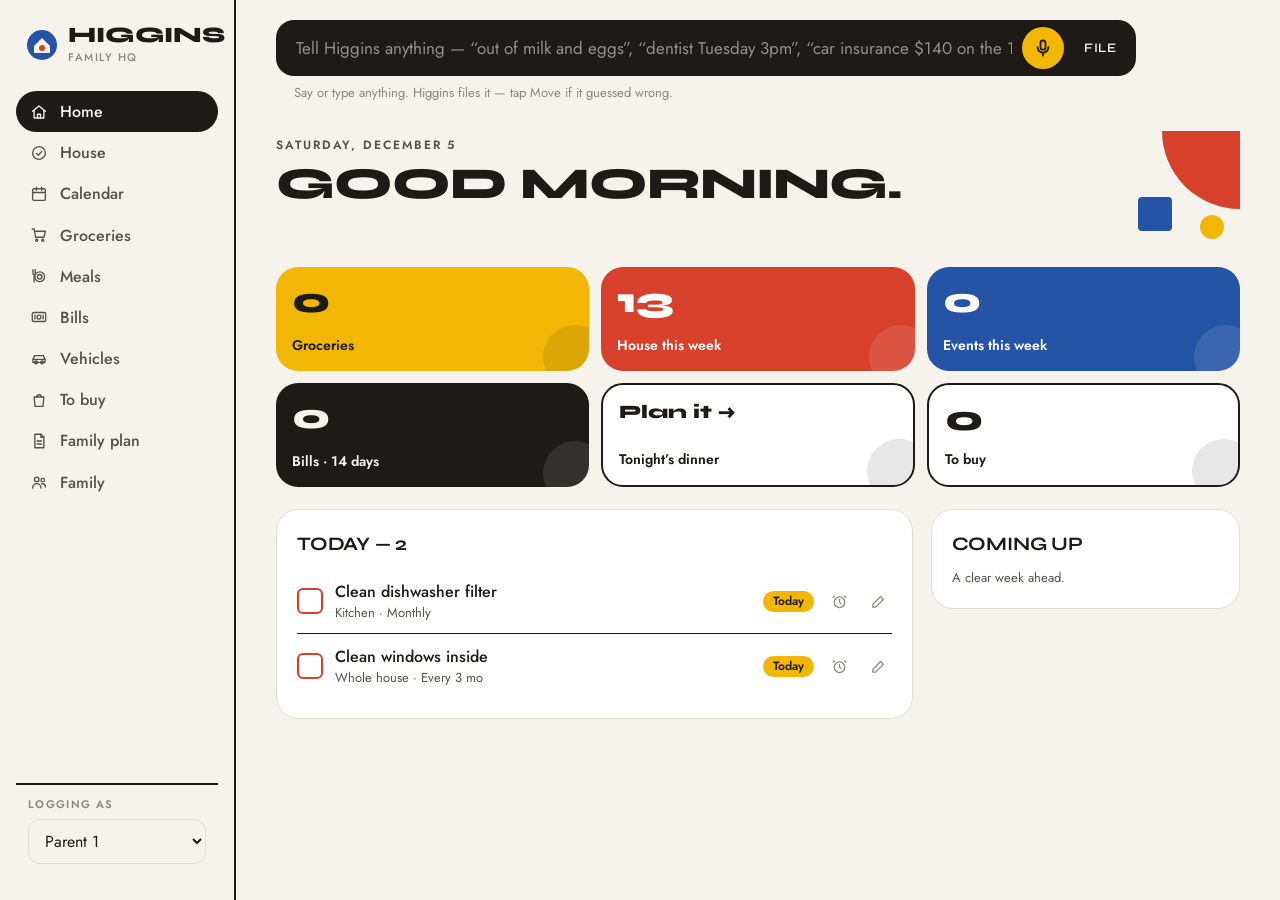
<file: index.html>
<!doctype html>
<html lang="en">
<head>
  <meta charset="utf-8">
  <meta name="viewport" content="width=device-width, initial-scale=1, viewport-fit=cover">
  <meta name="theme-color" content="#F6F3EC">
  <meta name="apple-mobile-web-app-capable" content="yes">
  <meta name="mobile-web-app-capable" content="yes">
  <meta name="apple-mobile-web-app-status-bar-style" content="default">
  <meta name="apple-mobile-web-app-title" content="Higgins">
  <link rel="manifest" href="manifest.webmanifest">
  <link rel="apple-touch-icon" href="icons/icon-180.png">
  <link rel="icon" type="image/png" href="icons/favicon-32.png">
  <title>Higgins</title>
  <link rel="preconnect" href="https://fonts.googleapis.com">
  <link rel="preconnect" href="https://fonts.gstatic.com" crossorigin>
  <link href="https://fonts.googleapis.com/css2?family=Jost:wght@400;500;600&family=Syne:wght@700;800&display=swap" rel="stylesheet">
  <link rel="stylesheet" href="styles.css">
</head>
<body>
  <div class="shell">
    <aside class="sidebar">
      <div class="brand">
        <svg class="brand-mark" viewBox="0 0 32 32" aria-hidden="true">
          <circle cx="16" cy="16" r="15" fill="var(--blue)"/>
          <path d="M8 17 16 9l8 8v7H8z" fill="var(--bg)"/>
          <circle cx="16" cy="19" r="3" fill="var(--red)"/>
        </svg>
        <div><div class="brand-name">Higgins</div><div class="brand-sub" id="familyName"></div></div>
      </div>
      <nav class="nav" id="nav"></nav>
      <div class="whoami">
        <label for="who">Logging as</label>
        <select id="who"></select>
      </div>
    </aside>
    <main class="main">
      <div class="topbar">
        <form class="capture" id="captureForm" autocomplete="off">
          <input id="captureInput" enterkeyhint="done" placeholder="Tell Higgins anything — “out of milk and eggs”, “dentist Tuesday 3pm”, “car insurance $140 on the 15th”">
          <button type="button" class="mic" id="micBtn" title="Speak"></button>
          <button class="send">File</button>
        </form>
        <div class="capture-hint" id="captureHint">Say or type anything. Higgins files it — tap Move if it guessed wrong.</div>
        <div class="receipts" id="receipts"></div>
      </div>
      <div id="view"></div>
    </main>
  </div>
  <nav class="tabbar" id="tabbar"></nav>
  <dialog id="modal"></dialog>
  <div class="toast" id="toast"></div>
  <script src="app.js"></script>
</body>
</html>
</file>
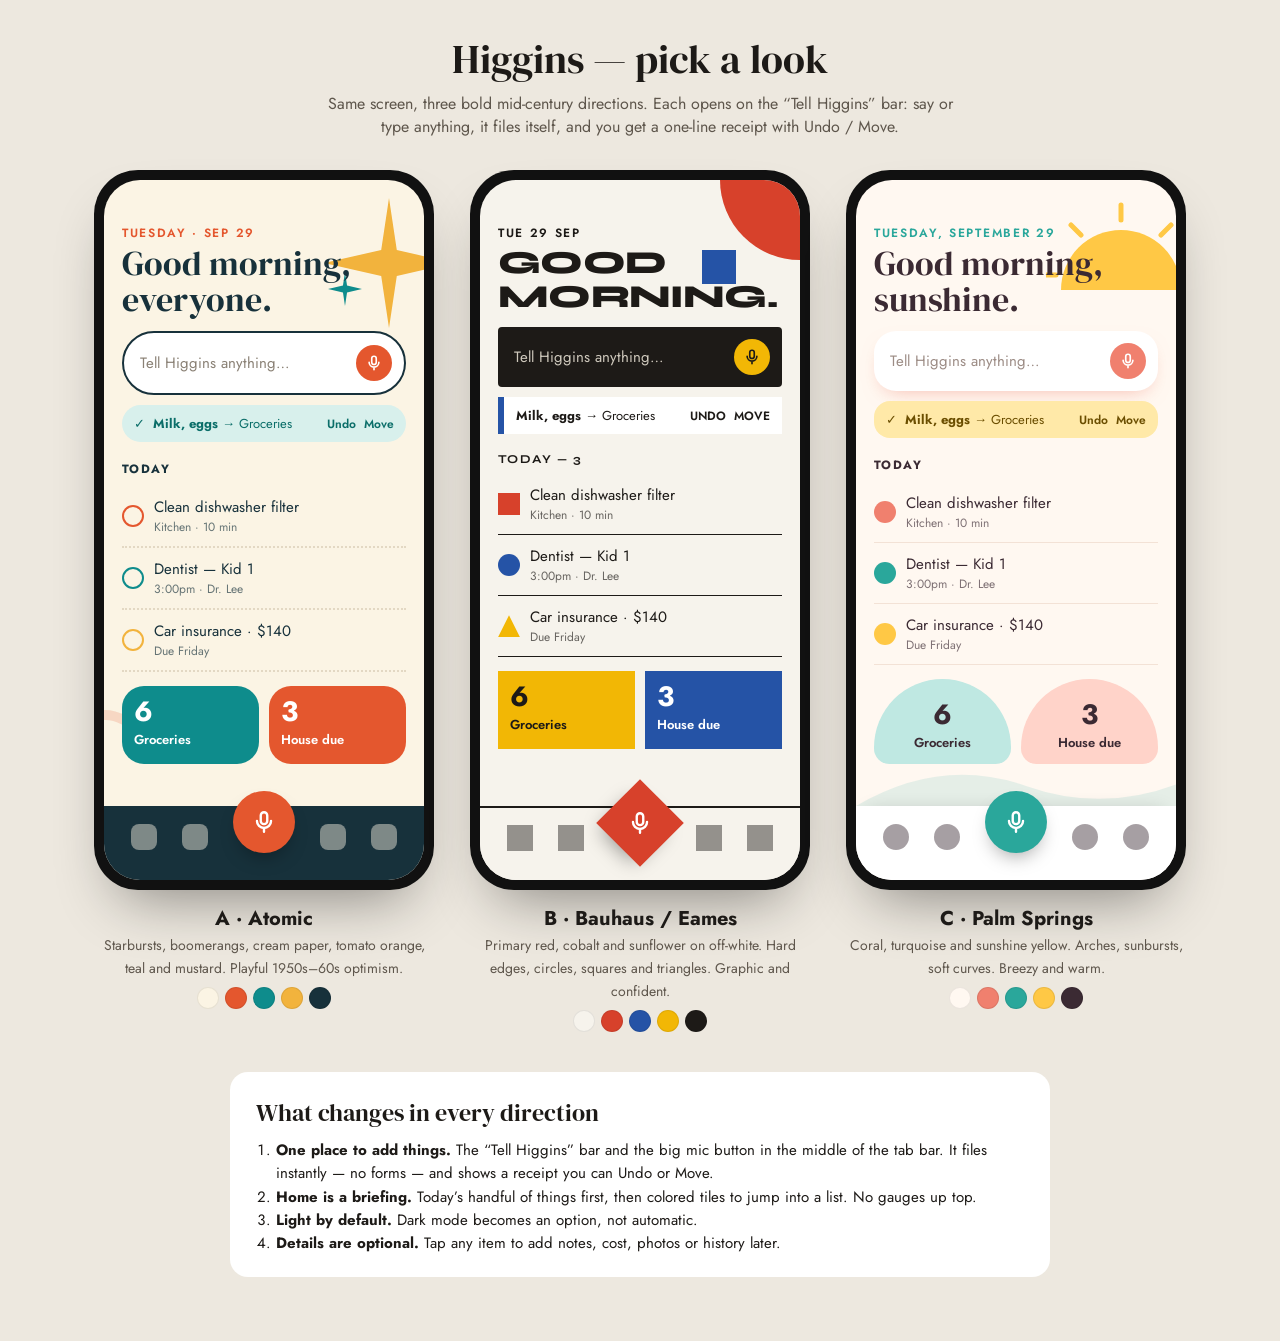
<file: mockups/directions.html>
<!doctype html>
<html lang="en">
<head>
<meta charset="utf-8">
<meta name="viewport" content="width=device-width, initial-scale=1">
<title>Higgins · Look directions</title>
<link href="https://fonts.googleapis.com/css2?family=Jost:wght@400;500;600;700&family=DM+Serif+Display&family=Syne:wght@600;700;800&display=swap" rel="stylesheet">
<style>
  * { box-sizing: border-box; }
  body { margin: 0; background: #EDE8DF; font-family: Jost, sans-serif; color: #1D1A17; padding: 32px 16px 64px; }
  h1 { font-family: "DM Serif Display", serif; font-weight: 400; font-size: 40px; margin: 0 0 6px; text-align: center; }
  .intro { text-align: center; color: #5E564C; max-width: 640px; margin: 0 auto 32px; }
  .row { display: flex; gap: 36px; justify-content: center; flex-wrap: wrap; }
  .col { display: flex; flex-direction: column; align-items: center; gap: 14px; }
  .label { text-align: center; max-width: 340px; }
  .label b { font-size: 20px; display: block; }
  .label span { color: #5E564C; font-size: 14px; }
  .swatches { display: flex; gap: 6px; justify-content: center; margin-top: 8px; }
  .swatches i { width: 22px; height: 22px; border-radius: 50%; display: block; border: 1px solid rgba(0,0,0,.08); }

  .phone { width: 340px; height: 720px; border-radius: 44px; background: #111; padding: 10px; box-shadow: 0 30px 60px -25px rgba(0,0,0,.45); }
  .screen { width: 100%; height: 100%; border-radius: 36px; overflow: hidden; position: relative; display: flex; flex-direction: column; }
  .scroll { flex: 1; overflow: hidden; padding: 44px 18px 0; position: relative; }
  .tabbar { height: 74px; display: flex; align-items: center; justify-content: space-around; padding: 0 14px 12px; position: relative; }
  .tabbar .t { width: 26px; height: 26px; border-radius: 8px; opacity: .45; }
  .fab { width: 62px; height: 62px; border-radius: 50%; display: grid; place-items: center; margin-top: -30px; box-shadow: 0 10px 20px -8px rgba(0,0,0,.4); }
  .fab svg { width: 26px; height: 26px; fill: none; stroke: #fff; stroke-width: 2.2; stroke-linecap: round; }
  .deco { position: absolute; pointer-events: none; }

  /* shared bits */
  .date { font-size: 12px; letter-spacing: .14em; text-transform: uppercase; font-weight: 600; }
  .greet { margin: 4px 0 14px; line-height: 1.05; }
  .ask { display: flex; align-items: center; gap: 10px; padding: 12px 12px 12px 16px; font-size: 15px; }
  .ask .mic { width: 36px; height: 36px; border-radius: 50%; display: grid; place-items: center; flex: none; }
  .ask .mic svg { width: 18px; height: 18px; fill: none; stroke: #fff; stroke-width: 2.2; stroke-linecap: round; }
  .filed { display: flex; align-items: center; gap: 8px; font-size: 13px; padding: 9px 12px; margin-top: 10px; }
  .filed .grow { flex: 1; }
  .filed u { text-decoration: none; font-weight: 600; font-size: 12px; }
  .sec { font-size: 12px; letter-spacing: .12em; text-transform: uppercase; font-weight: 700; margin: 18px 0 8px; }
  .item { display: flex; align-items: center; gap: 10px; padding: 10px 0; font-size: 15px; }
  .item .c { width: 22px; height: 22px; border-radius: 50%; flex: none; }
  .item .m { font-size: 12px; opacity: .65; }
  .item .grow { flex: 1; }
  .tiles { display: grid; grid-template-columns: 1fr 1fr; gap: 10px; margin-top: 4px; }
  .tile { padding: 12px; min-height: 78px; position: relative; overflow: hidden; }
  .tile .n { font-size: 28px; font-weight: 700; line-height: 1; }
  .tile .l { font-size: 13px; font-weight: 600; margin-top: 4px; }

  /* A — Atomic */
  .a .screen { background: #FBF4E4; }
  .a .date { color: #E4572E; }
  .a .greet { font-family: "DM Serif Display", serif; font-size: 34px; color: #17313B; }
  .a .ask { background: #fff; border: 2.5px solid #17313B; border-radius: 99px; color: #8A8175; }
  .a .ask .mic { background: #E4572E; }
  .a .filed { background: #D8F0EC; border-radius: 99px; color: #0B6E69; }
  .a .sec { color: #17313B; }
  .a .item { border-bottom: 2px dotted #E3D8C3; color: #17313B; }
  .a .tile { border-radius: 22px; color: #fff; }
  .a .fab { background: #E4572E; }
  .a .tabbar { background: #17313B; }
  .a .tabbar .t { background: #FBF4E4; }

  /* B — Bauhaus / Eames */
  .b .screen { background: #F6F3EC; }
  .b .date { color: #1D1A17; }
  .b .greet { font-family: Syne, sans-serif; font-weight: 800; font-size: 32px; letter-spacing: -.02em; }
  .b .ask { background: #1D1A17; color: #CFC9BD; border-radius: 4px; }
  .b .ask .mic { background: #F2B705; }
  .b .ask .mic svg { stroke: #1D1A17; }
  .b .filed { background: #fff; border-left: 6px solid #2553A6; color: #1D1A17; }
  .b .sec { font-family: Syne, sans-serif; }
  .b .item { border-bottom: 1.5px solid #1D1A17; }
  .b .item .c { border-radius: 0; }
  .b .tile { color: #1D1A17; border-radius: 0; }
  .b .fab { background: #D7412B; border-radius: 0; transform: rotate(45deg); }
  .b .fab svg { transform: rotate(-45deg); }
  .b .tabbar { background: #F6F3EC; border-top: 2px solid #1D1A17; }
  .b .tabbar .t { background: #1D1A17; border-radius: 0; }

  /* C — Palm Springs */
  .c .screen { background: #FFF8F1; }
  .c .date { color: #2AA79B; }
  .c .greet { font-family: "DM Serif Display", serif; font-size: 34px; color: #3B2A33; }
  .c .ask { background: #fff; border-radius: 22px; color: #9C8C85; box-shadow: 0 8px 20px -10px rgba(240,128,110,.6); }
  .c .ask .mic { background: #F0806E; }
  .c .filed { background: #FFE9A8; border-radius: 16px; color: #6B4E00; }
  .c .sec { color: #3B2A33; }
  .c .item { border-bottom: 1.5px solid #F3E2D6; color: #3B2A33; }
  .c .tile { color: #3B2A33; border-radius: 80px 80px 18px 18px; padding-top: 22px; text-align: center; }
  .c .fab { background: #2AA79B; }
  .c .tabbar { background: #fff; box-shadow: 0 -6px 20px -12px rgba(0,0,0,.2); }
  .c .tabbar .t { background: #3B2A33; border-radius: 50%; }

  .notes { max-width: 820px; margin: 40px auto 0; background: #fff; border-radius: 18px; padding: 22px 26px; font-size: 15px; line-height: 1.55; }
  .notes h2 { font-family: "DM Serif Display", serif; font-weight: 400; margin: 0 0 8px; font-size: 24px; }
  .notes ol { padding-left: 20px; margin: 0; }
</style>
</head>
<body>
<h1>Higgins — pick a look</h1>
<p class="intro">Same screen, three bold mid-century directions. Each opens on the “Tell Higgins” bar: say or type anything, it files itself, and you get a one-line receipt with Undo / Move.</p>

<svg width="0" height="0" style="position:absolute"><defs>
  <symbol id="mic" viewBox="0 0 24 24"><rect x="9" y="3" width="6" height="11" rx="3"/><path d="M5.5 11a6.5 6.5 0 0 0 13 0M12 17.5V21"/></symbol>
  <symbol id="star" viewBox="0 0 100 100"><path d="M50 0 56 40 100 50 56 60 50 100 44 60 0 50 44 40Z"/></symbol>
</defs></svg>

<div class="row">

<!-- A: ATOMIC -->
<div class="col a">
  <div class="phone"><div class="screen">
    <svg class="deco" style="right:-30px;top:18px" width="130" height="130" viewBox="0 0 100 100"><use href="#star" fill="#F2B33D"/></svg>
    <svg class="deco" style="right:62px;top:92px" width="34" height="34" viewBox="0 0 100 100"><use href="#star" fill="#0E8C8C"/></svg>
    <svg class="deco" style="left:-40px;bottom:120px" width="120" height="60" viewBox="0 0 120 60"><path d="M0 60 Q20 0 60 20 Q100 40 120 0" stroke="#E4572E" stroke-width="10" fill="none" stroke-linecap="round" opacity=".18"/></svg>
    <div class="scroll">
      <div class="date">Tuesday · Sep 29</div>
      <div class="greet">Good morning,<br>everyone.</div>
      <div class="ask"><span style="flex:1">Tell Higgins anything…</span><span class="mic"><svg><use href="#mic"/></svg></span></div>
      <div class="filed">✓ <span class="grow"><b>Milk, eggs</b> → Groceries</span><u>Undo</u><u>Move</u></div>
      <div class="sec">Today</div>
      <div class="item"><span class="c" style="border:2.5px solid #E4572E"></span><span class="grow">Clean dishwasher filter<div class="m">Kitchen · 10 min</div></span></div>
      <div class="item"><span class="c" style="border:2.5px solid #0E8C8C"></span><span class="grow">Dentist — Kid 1<div class="m">3:00pm · Dr. Lee</div></span></div>
      <div class="item"><span class="c" style="border:2.5px solid #F2B33D"></span><span class="grow">Car insurance · $140<div class="m">Due Friday</div></span></div>
      <div class="tiles" style="margin-top:14px">
        <div class="tile" style="background:#0E8C8C"><div class="n">6</div><div class="l">Groceries</div></div>
        <div class="tile" style="background:#E4572E"><div class="n">3</div><div class="l">House due</div></div>
      </div>
    </div>
    <div class="tabbar"><span class="t"></span><span class="t"></span><span class="fab"><svg><use href="#mic"/></svg></span><span class="t"></span><span class="t"></span></div>
  </div></div>
  <div class="label"><b>A · Atomic</b><span>Starbursts, boomerangs, cream paper, tomato orange, teal and mustard. Playful 1950s–60s optimism.</span>
    <div class="swatches"><i style="background:#FBF4E4"></i><i style="background:#E4572E"></i><i style="background:#0E8C8C"></i><i style="background:#F2B33D"></i><i style="background:#17313B"></i></div></div>
</div>

<!-- B: BAUHAUS / EAMES -->
<div class="col b">
  <div class="phone"><div class="screen">
    <svg class="deco" style="right:0;top:0" width="120" height="120" viewBox="0 0 120 120"><circle cx="120" cy="0" r="80" fill="#D7412B"/><rect x="22" y="70" width="34" height="34" fill="#2553A6"/></svg>
    <div class="scroll">
      <div class="date">Tue 29 Sep</div>
      <div class="greet">GOOD<br>MORNING.</div>
      <div class="ask"><span style="flex:1">Tell Higgins anything…</span><span class="mic"><svg><use href="#mic"/></svg></span></div>
      <div class="filed"><span class="grow"><b>Milk, eggs</b> → Groceries</span><u>UNDO</u><u>MOVE</u></div>
      <div class="sec">Today — 3</div>
      <div class="item"><span class="c" style="background:#D7412B"></span><span class="grow">Clean dishwasher filter<div class="m">Kitchen · 10 min</div></span></div>
      <div class="item"><span class="c" style="background:#2553A6;border-radius:50%"></span><span class="grow">Dentist — Kid 1<div class="m">3:00pm · Dr. Lee</div></span></div>
      <div class="item"><span class="c" style="background:#F2B705;clip-path:polygon(50% 0,100% 100%,0 100%)"></span><span class="grow">Car insurance · $140<div class="m">Due Friday</div></span></div>
      <div class="tiles" style="margin-top:14px">
        <div class="tile" style="background:#F2B705"><div class="n">6</div><div class="l">Groceries</div></div>
        <div class="tile" style="background:#2553A6;color:#fff"><div class="n">3</div><div class="l">House due</div></div>
      </div>
    </div>
    <div class="tabbar"><span class="t"></span><span class="t"></span><span class="fab"><svg><use href="#mic"/></svg></span><span class="t"></span><span class="t"></span></div>
  </div></div>
  <div class="label"><b>B · Bauhaus / Eames</b><span>Primary red, cobalt and sunflower on off-white. Hard edges, circles, squares and triangles. Graphic and confident.</span>
    <div class="swatches"><i style="background:#F6F3EC"></i><i style="background:#D7412B"></i><i style="background:#2553A6"></i><i style="background:#F2B705"></i><i style="background:#1D1A17"></i></div></div>
</div>

<!-- C: PALM SPRINGS -->
<div class="col c">
  <div class="phone"><div class="screen">
    <svg class="deco" style="right:-20px;top:20px" width="150" height="90" viewBox="0 0 150 90"><circle cx="75" cy="90" r="60" fill="#FFC845"/><g stroke="#FFC845" stroke-width="5" stroke-linecap="round"><path d="M75 20V5M35 35 25 25M115 35l10-10M10 75H-2M140 75h12"/></g></svg>
    <svg class="deco" style="left:0;bottom:74px" width="340" height="50" viewBox="0 0 340 50" preserveAspectRatio="none"><path d="M0 50 Q85 0 170 30 T340 20V50Z" fill="#2AA79B" opacity=".12"/></svg>
    <div class="scroll">
      <div class="date">Tuesday, September 29</div>
      <div class="greet">Good morning,<br>sunshine.</div>
      <div class="ask"><span style="flex:1">Tell Higgins anything…</span><span class="mic"><svg><use href="#mic"/></svg></span></div>
      <div class="filed">✓ <span class="grow"><b>Milk, eggs</b> → Groceries</span><u>Undo</u><u>Move</u></div>
      <div class="sec">Today</div>
      <div class="item"><span class="c" style="background:#F0806E"></span><span class="grow">Clean dishwasher filter<div class="m">Kitchen · 10 min</div></span></div>
      <div class="item"><span class="c" style="background:#2AA79B"></span><span class="grow">Dentist — Kid 1<div class="m">3:00pm · Dr. Lee</div></span></div>
      <div class="item"><span class="c" style="background:#FFC845"></span><span class="grow">Car insurance · $140<div class="m">Due Friday</div></span></div>
      <div class="tiles" style="margin-top:14px">
        <div class="tile" style="background:#BFE8E2"><div class="n">6</div><div class="l">Groceries</div></div>
        <div class="tile" style="background:#FFD3C9"><div class="n">3</div><div class="l">House due</div></div>
      </div>
    </div>
    <div class="tabbar"><span class="t"></span><span class="t"></span><span class="fab"><svg><use href="#mic"/></svg></span><span class="t"></span><span class="t"></span></div>
  </div></div>
  <div class="label"><b>C · Palm Springs</b><span>Coral, turquoise and sunshine yellow. Arches, sunbursts, soft curves. Breezy and warm.</span>
    <div class="swatches"><i style="background:#FFF8F1"></i><i style="background:#F0806E"></i><i style="background:#2AA79B"></i><i style="background:#FFC845"></i><i style="background:#3B2A33"></i></div></div>
</div>

</div>

<div class="notes">
  <h2>What changes in every direction</h2>
  <ol>
    <li><b>One place to add things.</b> The “Tell Higgins” bar and the big mic button in the middle of the tab bar. It files instantly — no forms — and shows a receipt you can Undo or Move.</li>
    <li><b>Home is a briefing.</b> Today’s handful of things first, then colored tiles to jump into a list. No gauges up top.</li>
    <li><b>Light by default.</b> Dark mode becomes an option, not automatic.</li>
    <li><b>Details are optional.</b> Tap any item to add notes, cost, photos or history later.</li>
  </ol>
</div>
</body>
</html>
</file>
<file: styles.css>
/* Higgins — bold mid-century: Bauhaus/Eames palette + type, Atomic rounded tiles. Light by default. */
:root {
  --bg: #F6F3EC;
  --surface: #FFFFFF;
  --surface-2: #EEE9DE;
  --ink: #1D1A17;
  --ink-2: #57514A;
  --ink-3: #8E877D;
  --line: #E4DED2;
  --rule: #1D1A17;
  --blue: #2553A6;
  --red: #D7412B;
  --yellow: #F2B705;
  --green: #2F7D57;
  --blue-soft: #DCE5F5;
  --red-soft: #F8DCD6;
  --yellow-soft: #FCEFC4;
  --green-soft: #D8EDE1;
  --on-yellow: #1D1A17;
  /* legacy aliases used by the app */
  --teal: var(--blue); --teal-soft: var(--blue-soft);
  --rust: var(--red); --rust-soft: var(--red-soft);
  --mustard: var(--yellow); --mustard-soft: var(--yellow-soft);
  --olive: var(--green); --olive-soft: var(--green-soft);
  --sky: var(--blue);
  --radius: 22px;
  --display: "Syne", "Futura", system-ui, sans-serif;
  --sans: "Jost", "Futura", system-ui, -apple-system, sans-serif;
  color-scheme: light;
}
:root[data-theme="dark"] {
  --bg: #14130F; --surface: #1F1D19; --surface-2: #2A2722; --ink: #F3EFE6; --ink-2: #BDB5A8; --ink-3: #857E73;
  --line: #36322B; --rule: #F3EFE6; --blue: #6D96E6; --red: #F06A55; --yellow: #F5C43A; --green: #5DBB8A;
  --blue-soft: #1E2A44; --red-soft: #45211B; --yellow-soft: #3F3313; --green-soft: #1B3527; color-scheme: dark;
}
@media (prefers-color-scheme: dark) {
  :root[data-theme="auto"] {
    --bg: #14130F; --surface: #1F1D19; --surface-2: #2A2722; --ink: #F3EFE6; --ink-2: #BDB5A8; --ink-3: #857E73;
    --line: #36322B; --rule: #F3EFE6; --blue: #6D96E6; --red: #F06A55; --yellow: #F5C43A; --green: #5DBB8A;
    --blue-soft: #1E2A44; --red-soft: #45211B; --yellow-soft: #3F3313; --green-soft: #1B3527; color-scheme: dark;
  }
}

* { box-sizing: border-box; }
html, body { margin: 0; }
body { background: var(--bg); color: var(--ink); font: 16px/1.45 var(--sans); -webkit-font-smoothing: antialiased; -webkit-tap-highlight-color: transparent; }
button, input, select, textarea { font: inherit; color: inherit; }
h1, h2, h3 { font-family: var(--display); font-weight: 700; letter-spacing: -.01em; margin: 0; }
a { color: var(--blue); }
.muted { color: var(--ink-2); }
.small { font-size: 13px; }
.grow { flex: 1; min-width: 0; }

/* ---------- Shell ---------- */
.shell { display: grid; grid-template-columns: 236px 1fr; min-height: 100vh; }
.sidebar { position: sticky; top: 0; height: 100vh; padding: 24px 16px; border-right: 2px solid var(--rule); display: flex; flex-direction: column; gap: 3px; background: var(--bg); }
.brand { display: flex; align-items: center; gap: 10px; padding: 0 10px 22px; }
.brand-mark { width: 32px; height: 32px; flex: none; }
.brand-name { font-family: var(--display); font-weight: 800; font-size: 22px; line-height: 1; text-transform: uppercase; letter-spacing: .01em; }
.brand-sub { font-size: 11px; letter-spacing: .14em; text-transform: uppercase; color: var(--ink-3); margin-top: 4px; font-weight: 500; }
.nav a { display: flex; align-items: center; gap: 12px; padding: 9px 14px; border-radius: 99px; color: var(--ink-2); text-decoration: none; font-weight: 500; }
.nav a:hover { background: var(--surface-2); color: var(--ink); }
.nav a.active { background: var(--ink); color: var(--bg); }
.nav a .badge { margin-left: auto; font-size: 11px; font-weight: 600; background: var(--red); color: #fff; border-radius: 99px; padding: 0 7px; line-height: 18px; }
.nav a.active .badge { background: var(--yellow); color: var(--on-yellow); }
.ico { width: 18px; height: 18px; flex: none; fill: none; stroke: currentColor; stroke-width: 1.8; stroke-linecap: round; stroke-linejoin: round; }
.whoami { margin-top: auto; padding: 12px; border-top: 2px solid var(--rule); }
.whoami label { font-size: 11px; letter-spacing: .12em; text-transform: uppercase; color: var(--ink-3); display: block; margin-bottom: 6px; font-weight: 600; }

.main { min-width: 0; padding: 0 40px 64px; }
.topbar { position: sticky; top: 0; z-index: 5; background: var(--bg); padding: 20px 0 12px; }

/* ---------- Capture ---------- */
.capture { display: flex; align-items: center; gap: 8px; background: var(--ink); color: var(--bg); border-radius: 18px; padding: 7px 7px 7px 18px; max-width: 860px; }
.capture input { flex: 1; border: 0; background: transparent; outline: none; font-size: 17px; min-width: 0; color: var(--bg); }
.capture input::placeholder { color: color-mix(in srgb, var(--bg) 55%, transparent); }
.mic { width: 42px; height: 42px; border-radius: 50%; border: 0; background: var(--yellow); display: grid; place-items: center; cursor: pointer; color: var(--on-yellow); flex: none; }
.mic .ico { width: 20px; height: 20px; stroke-width: 2.2; }
.mic.listening, .fab.listening { background: var(--red); color: #fff; animation: pulse 1.2s infinite; }
@keyframes pulse { 50% { box-shadow: 0 0 0 9px color-mix(in srgb, var(--red) 25%, transparent); } }
.capture .send { border: 0; background: transparent; color: var(--bg); font-weight: 600; padding: 8px 12px; cursor: pointer; font-family: var(--display); text-transform: uppercase; font-size: 13px; letter-spacing: .06em; }
.capture-hint { font-size: 13px; color: var(--ink-3); margin: 8px 0 0 18px; }

.receipts { max-width: 860px; display: flex; flex-direction: column; gap: 6px; margin-top: 8px; }
.receipt { background: var(--surface); border: 1.5px solid var(--line); border-left: 6px solid var(--blue); border-radius: 12px; padding: 8px 8px 8px 12px; animation: drop .25s ease-out; }
.receipt-main { display: flex; align-items: center; gap: 10px; font-size: 14px; }
.receipt-main .grow { overflow: hidden; text-overflow: ellipsis; white-space: nowrap; }
.receipt button.link { border: 0; background: none; font-family: var(--display); font-weight: 700; font-size: 12px; text-transform: uppercase; letter-spacing: .05em; cursor: pointer; padding: 6px 7px; color: var(--ink); border-radius: 8px; }
.receipt button.link:hover { background: var(--surface-2); }
.receipt.pending { border-left-color: var(--ink-3); color: var(--ink-2); }
.spinner { width: 16px; height: 16px; border-radius: 50%; border: 2.5px solid var(--line); border-top-color: var(--red); animation: spin .8s linear infinite; flex: none; }
@keyframes spin { to { transform: rotate(360deg); } }
.receipt-actions { display: flex; align-items: center; flex: none; }
.receipt .movechips { display: flex; flex-wrap: wrap; gap: 6px; padding: 8px 0 2px; }
@keyframes drop { from { transform: translateY(-6px); } }

/* ---------- Category shapes (Bauhaus markers) ---------- */
.shape { width: 18px; height: 18px; flex: none; display: inline-block; border: 0; padding: 0; }
.shape.ci { border-radius: 50%; }
.shape.sq { border-radius: 4px; }
.shape.tr { clip-path: polygon(50% 4%, 100% 96%, 0 96%); }
.shape.r { background: var(--red); } .shape.b { background: var(--blue); } .shape.y { background: var(--yellow); } .shape.ink { background: var(--ink); } .shape.g { background: var(--green); }
button.shape { cursor: pointer; width: 26px; height: 26px; }
button.shape.tr:hover { filter: brightness(.9); }

/* ---------- Page head ---------- */
.page-head { display: flex; align-items: flex-end; gap: 12px; flex-wrap: wrap; margin: 18px 0 22px; }
.page-head h1 { font-size: 36px; line-height: 1.02; font-weight: 800; text-transform: uppercase; letter-spacing: -.015em; }
.eyebrow { font-size: 12px; letter-spacing: .16em; text-transform: uppercase; color: var(--ink-2); margin-bottom: 8px; font-weight: 600; }

.hello { position: relative; margin: 14px 0 20px; padding-right: 110px; min-height: 110px; }
.hello h1 { font-size: 44px; line-height: .98; font-weight: 800; text-transform: uppercase; letter-spacing: -.02em; }
.hello .deco { position: absolute; right: 0; top: -6px; width: 120px; height: 120px; }

/* ---------- Components ---------- */
.btn { display: inline-flex; align-items: center; gap: 6px; border: 1.5px solid var(--rule); background: transparent; padding: 8px 16px; border-radius: 99px; cursor: pointer; font-weight: 600; font-size: 14px; white-space: nowrap; text-decoration: none; color: var(--ink); }
.btn:hover { background: var(--surface-2); }
.btn.primary { background: var(--ink); border-color: var(--ink); color: var(--bg); }
.btn.primary:hover { opacity: .88; }
.btn.ghost { border-color: transparent; }
.btn.sm { padding: 5px 12px; font-size: 13px; }
.btn.danger { color: var(--red); }
.btn .ico { width: 15px; height: 15px; }
.iconbtn { border: 0; background: transparent; cursor: pointer; padding: 5px; border-radius: 8px; color: var(--ink-3); display: inline-grid; place-items: center; }
.iconbtn:hover { background: var(--surface-2); color: var(--ink); }
.iconbtn .ico { width: 17px; height: 17px; }

.grid { display: grid; gap: 18px; }
.g2 { grid-template-columns: repeat(2, minmax(0, 1fr)); }
.g3 { grid-template-columns: repeat(3, minmax(0, 1fr)); }
.g4 { grid-template-columns: repeat(4, minmax(0, 1fr)); }
.span2 { grid-column: span 2; }
.card { background: var(--surface); border: 1.5px solid var(--line); border-radius: var(--radius); padding: 20px; min-width: 0; }
.card-head { display: flex; align-items: center; gap: 10px; margin-bottom: 12px; }
.card-head h2 { font-size: 19px; }
.section-title { font-family: var(--display); font-size: 13px; letter-spacing: .1em; text-transform: uppercase; color: var(--ink); margin: 20px 0 6px; font-weight: 700; }
.section-title:first-child { margin-top: 0; }

.stat { display: flex; align-items: center; gap: 16px; }
.stat .num { font-family: var(--display); font-weight: 800; font-size: 34px; line-height: 1; }
.stat .lbl { font-size: 12px; letter-spacing: .12em; text-transform: uppercase; color: var(--ink-2); font-weight: 600; }

.row { display: flex; align-items: center; gap: 12px; padding: 11px 0; border-top: 1.5px solid var(--line); }
.row:first-child { border-top: 0; }
.rule .row { border-top-color: var(--rule); }
.rule .row:first-child { border-top: 0; }
.row .title { font-weight: 500; }
.row .meta { font-size: 13px; color: var(--ink-2); }
.row .body { flex: 1; min-width: 0; }
.row .body > * { overflow: hidden; text-overflow: ellipsis; }
.row.done .title { text-decoration: line-through; color: var(--ink-3); }

.check { width: 26px; height: 26px; border-radius: 6px; border: 2px solid var(--red); background: transparent; cursor: pointer; flex: none; display: grid; place-items: center; padding: 0; color: transparent; }
.check.auto { border-color: var(--ink); }
.check.grocery { border-color: var(--yellow); border-radius: 50%; }
.check:hover { background: var(--red-soft); color: var(--red); }
.check.on { background: var(--ink); border-color: var(--ink); color: var(--bg); }
.check .ico { width: 15px; height: 15px; stroke-width: 2.6; }

.pill { display: inline-flex; align-items: center; gap: 5px; font-size: 12px; font-weight: 600; padding: 2px 10px; border-radius: 99px; background: var(--surface-2); color: var(--ink-2); white-space: nowrap; }
.pill.rust { background: var(--red); color: #fff; }
.pill.teal { background: var(--blue-soft); color: var(--blue); }
.pill.mustard { background: var(--yellow); color: var(--on-yellow); }
.pill.olive { background: var(--green-soft); color: var(--green); }
.dot { width: 10px; height: 10px; border-radius: 50%; display: inline-block; flex: none; }

.chips { display: flex; flex-wrap: wrap; gap: 6px; margin-bottom: 16px; }
.chip { border: 1.5px solid var(--rule); background: transparent; border-radius: 99px; padding: 5px 13px; cursor: pointer; font-size: 13px; font-weight: 600; color: var(--ink); }
.chip:hover { background: var(--surface-2); }
.chip.on { background: var(--ink); color: var(--bg); }

.bar { height: 8px; background: var(--surface-2); border-radius: 99px; overflow: hidden; }
.bar > i { display: block; height: 100%; border-radius: 99px; background: var(--blue); }
.effort { letter-spacing: 1px; color: var(--yellow); font-size: 11px; }

.empty { text-align: center; padding: 26px 12px; color: var(--ink-2); }
.empty h3 { font-size: 18px; color: var(--ink); margin-bottom: 4px; }

.search { border: 1.5px solid var(--line); background: var(--surface); border-radius: 99px; padding: 8px 14px; min-width: 220px; }

/* ---------- Tiles (Atomic) ---------- */
.tiles { display: grid; grid-template-columns: repeat(3, minmax(0, 1fr)); gap: 12px; margin-bottom: 22px; }
.tile { border-radius: 22px; padding: 16px; min-height: 104px; text-decoration: none; display: flex; flex-direction: column; justify-content: space-between; position: relative; overflow: hidden; color: #fff; transition: transform .12s; }
.tile:hover { transform: translateY(-2px); }
.tile .n { font-family: var(--display); font-weight: 800; font-size: 36px; line-height: 1; }
.tile .n.txt { font-size: 19px; line-height: 1.15; }
.tile .l { font-size: 14px; font-weight: 600; }
.tile .s { font-size: 12px; opacity: .85; }
.tile.y { background: var(--yellow); color: var(--on-yellow); }
.tile.r { background: var(--red); }
.tile.b { background: var(--blue); }
.tile.k { background: var(--ink); color: var(--bg); }
.tile.w { background: var(--surface); color: var(--ink); border: 2px solid var(--rule); }
.tile::after { content: ''; position: absolute; right: -18px; bottom: -18px; width: 64px; height: 64px; border-radius: 50%; background: currentColor; opacity: .1; }

/* ---------- Forms / modal ---------- */
dialog { border: 0; padding: 0; border-radius: 24px; background: var(--surface); color: var(--ink); width: min(560px, calc(100vw - 32px)); max-height: calc(100vh - 48px); box-shadow: 0 30px 80px -20px rgba(0,0,0,.45); }
dialog::backdrop { background: rgba(20, 18, 15, .5); }
.modal { padding: 24px; }
.modal h2 { font-size: 24px; margin-bottom: 16px; }
.fields { display: grid; grid-template-columns: 1fr 1fr; gap: 12px 14px; }
.field { display: flex; flex-direction: column; gap: 5px; grid-column: span 2; }
.field.half { grid-column: span 1; }
.field > span { font-size: 12px; font-weight: 600; color: var(--ink-2); letter-spacing: .04em; text-transform: uppercase; }
.field input, .field select, .field textarea, .whoami select, select.plain { border: 1.5px solid var(--line); background: var(--bg); border-radius: 12px; padding: 9px 12px; width: 100%; }
.field input:focus, .field select:focus, .field textarea:focus { outline: 2px solid var(--blue); outline-offset: -1px; }
.field textarea { min-height: 90px; resize: vertical; }
.field.inline { flex-direction: row; align-items: center; gap: 8px; }
.field.inline input { width: auto; }
.field.inline > span { text-transform: none; font-size: 14px; letter-spacing: 0; color: var(--ink); }
.field .hint { font-size: 12px; color: var(--ink-3); text-transform: none; letter-spacing: 0; }
.membercheck { display: flex; flex-wrap: wrap; gap: 6px; }
.membercheck label { white-space: nowrap; display: inline-flex; align-items: center; gap: 6px; border: 1.5px solid var(--line); border-radius: 99px; padding: 4px 11px; font-size: 13px; cursor: pointer; }
.modal-actions { display: flex; gap: 8px; margin-top: 20px; align-items: center; }

.toast { position: fixed; bottom: 24px; left: 50%; transform: translateX(-50%) translateY(20px); background: var(--ink); color: var(--bg); padding: 10px 18px; border-radius: 99px; font-size: 14px; opacity: 0; transition: .25s; pointer-events: none; z-index: 50; }
.toast.show { opacity: 1; transform: translateX(-50%); }

/* ---------- Stats strip / rings ---------- */
.strip { display: flex; gap: 22px; align-items: center; flex-wrap: wrap; margin-bottom: 20px; }
.ring { position: relative; flex: none; }
.ring svg { transform: rotate(-90deg); }
.ring .val { position: absolute; inset: 0; display: grid; place-items: center; font-family: var(--display); font-weight: 800; font-size: 22px; }
.contrib { display: flex; flex-direction: column; gap: 6px; min-width: 220px; }
.contrib .who { display: grid; grid-template-columns: 76px 1fr 28px; align-items: center; gap: 8px; font-size: 13px; }
.milestones { display: flex; flex-wrap: wrap; gap: 10px; }
.medal { width: 44px; height: 44px; border-radius: 50%; display: grid; place-items: center; background: var(--surface-2); color: var(--ink-3); flex: none; }
.medal.earned { background: var(--yellow); color: var(--on-yellow); }
.medal svg { width: 22px; height: 22px; }
.milestone-row { display: flex; gap: 12px; align-items: center; padding: 8px 0; }

/* ---------- Upkeep ---------- */
.zones { display: grid; grid-template-columns: repeat(auto-fill, minmax(160px, 1fr)); gap: 10px; margin-bottom: 20px; }
.zone { background: var(--surface); border: 1.5px solid var(--line); border-radius: 16px; padding: 12px 14px; cursor: pointer; text-align: left; }
.zone.on { border-color: var(--rule); box-shadow: inset 0 0 0 1px var(--rule); }
.zone .zn { font-weight: 600; font-size: 14px; margin-bottom: 8px; display: flex; justify-content: space-between; }

/* ---------- Meals ---------- */
.week { display: grid; grid-template-columns: repeat(7, minmax(0, 1fr)); gap: 10px; }
.day { background: var(--bg); border: 1.5px solid var(--line); border-radius: 16px; padding: 12px; min-height: 118px; display: flex; flex-direction: column; gap: 6px; cursor: pointer; }
.day:hover { border-color: var(--rule); }
.day.today { border: 2px solid var(--red); }
.day .dn { font-size: 11px; letter-spacing: .14em; text-transform: uppercase; color: var(--ink-2); font-weight: 600; }
.day .dd { font-family: var(--display); font-weight: 800; font-size: 24px; line-height: 1; }
.day .meal { font-weight: 500; font-size: 14px; margin-top: auto; }
.day .meal.none { color: var(--ink-3); font-weight: 400; }
.recipes { display: grid; grid-template-columns: repeat(auto-fill, minmax(240px, 1fr)); gap: 14px; }
.recipe { cursor: pointer; display: flex; flex-direction: column; gap: 8px; position: relative; overflow: hidden; }
.recipe .swatch { height: 10px; margin: -20px -20px 8px; }
.recipe h3 { font-size: 19px; }
.star { color: var(--yellow); }
.aisle { margin-bottom: 8px; }

/* ---------- Calendar ---------- */
.cal { display: grid; grid-template-columns: repeat(7, minmax(0, 1fr)); border-top: 1.5px solid var(--rule); border-left: 1.5px solid var(--rule); border-radius: 16px; overflow: hidden; background: var(--surface); }
.cal .dow { font-family: var(--display); font-size: 11px; letter-spacing: .12em; text-transform: uppercase; color: var(--bg); padding: 8px 10px; border-right: 1.5px solid var(--rule); border-bottom: 1.5px solid var(--rule); background: var(--ink); font-weight: 700; }
.cal .cell { min-height: 108px; padding: 6px 8px; border-right: 1.5px solid var(--line); border-bottom: 1.5px solid var(--line); cursor: pointer; display: flex; flex-direction: column; gap: 3px; min-width: 0; }
.cal .cell:hover { background: var(--bg); }
.cal .cell.out { background: var(--bg); }
.cal .cell.out .n { color: var(--ink-3); }
.cal .cell .n { font-size: 13px; font-weight: 600; }
.cal .cell.today .n { background: var(--red); color: #fff; border-radius: 99px; width: 24px; height: 24px; display: grid; place-items: center; }
.ev { font-size: 12px; padding: 1px 6px; border-radius: 6px; white-space: nowrap; overflow: hidden; text-overflow: ellipsis; border-left: 3px solid var(--blue); background: var(--surface-2); }
.ev.bill { border-left-color: var(--yellow); }
.ev.task { border-left-color: var(--red); color: var(--ink-2); }

/* ---------- Kanban ---------- */
.kanban { display: grid; grid-template-columns: repeat(3, minmax(0, 1fr)); gap: 18px; }
.kcol h3 { font-size: 15px; font-weight: 700; margin-bottom: 10px; display: flex; gap: 8px; align-items: center; text-transform: uppercase; letter-spacing: .06em; }
.kcard { background: var(--surface); border: 1.5px solid var(--line); border-radius: 16px; padding: 12px 14px; margin-bottom: 10px; }
.kcard .title { font-weight: 600; }
.kcard .actions { display: flex; gap: 6px; margin-top: 10px; align-items: center; }

/* ---------- Planning ---------- */
.step { border-top: 1.5px solid var(--line); padding: 12px 0; }
.step:first-child { border-top: 0; }
.step-head { display: flex; align-items: center; gap: 12px; cursor: pointer; }
.step-num { width: 32px; height: 32px; border-radius: 50%; display: grid; place-items: center; font-family: var(--display); font-weight: 800; font-size: 14px; background: var(--surface-2); flex: none; }
.step-num .ico { width: 15px; height: 15px; stroke-width: 2.6; }
.step.done .step-num { background: var(--blue); color: #fff; }
.step.progress .step-num { background: var(--yellow); color: var(--on-yellow); }
.step-body { padding: 10px 0 4px 44px; display: none; }
.step.open .step-body { display: block; }
.step-body p { margin: 0 0 10px; color: var(--ink-2); font-size: 14px; }
.step-body textarea { width: 100%; min-height: 70px; border: 1.5px solid var(--line); background: var(--bg); border-radius: 12px; padding: 8px 10px; }
table.t { width: 100%; border-collapse: collapse; font-size: 14px; }
table.t th { text-align: left; font-size: 11px; letter-spacing: .1em; text-transform: uppercase; color: var(--ink-2); font-weight: 700; padding: 6px 8px; border-bottom: 1.5px solid var(--rule); }
table.t td { padding: 10px 8px; border-bottom: 1.5px solid var(--line); vertical-align: top; }
table.t tr:last-child td { border-bottom: 0; }
table.t tr.click, table.t td.click { cursor: pointer; }
table.t tr.click:hover td { background: var(--bg); }
.kv { display: grid; grid-template-columns: 150px 1fr; gap: 6px 12px; font-size: 14px; }
.kv dt { color: var(--ink-2); }
.kv dd { margin: 0; }
.notice { background: var(--surface-2); border-radius: 14px; padding: 10px 14px; font-size: 13px; color: var(--ink-2); }
.table-wrap { overflow-x: auto; }

/* ---------- Phone tab bar ---------- */
.tabbar { display: none; }
.morelist { display: grid; grid-template-columns: 1fr 1fr; gap: 8px; }
.morelist a { display: flex; align-items: center; gap: 10px; padding: 14px; border-radius: 16px; background: var(--bg); border: 1.5px solid var(--line); color: var(--ink); text-decoration: none; font-weight: 600; }

/* ---------- Responsive ---------- */
@media (max-width: 1180px) {
  .g4 { grid-template-columns: 1fr 1fr; }
  .week { grid-template-columns: repeat(4, minmax(0, 1fr)); }
}
@media (max-width: 860px) {
  .shell { grid-template-columns: 1fr; }
  .sidebar { display: none; }
  .main { padding: 0 16px calc(104px + env(safe-area-inset-bottom)); }
  .topbar { padding: calc(10px + env(safe-area-inset-top)) 0 8px; }
  .capture { padding-left: 14px; border-radius: 16px; }
  .capture .send { display: none; }
  .capture-hint { display: none; }
  .tabbar { display: flex; position: fixed; left: 0; right: 0; bottom: 0; z-index: 20; background: var(--bg); border-top: 2px solid var(--rule);
    padding: 4px 6px calc(6px + env(safe-area-inset-bottom)); justify-content: space-around; align-items: flex-end; }
  .tabbar a { flex: 1; display: flex; flex-direction: column; align-items: center; gap: 2px; padding: 6px 0 2px; color: var(--ink-3); text-decoration: none; font-size: 11px; font-weight: 600; position: relative; }
  .tabbar a .ico { width: 24px; height: 24px; }
  .tabbar a.active { color: var(--ink); }
  .tabbar a i { position: absolute; top: 4px; left: calc(50% + 8px); width: 8px; height: 8px; border-radius: 50%; background: var(--red); }
  .fab { width: 64px; height: 64px; border-radius: 50%; border: 0; background: var(--red); color: #fff; display: grid; place-items: center; margin: -30px 6px 4px; box-shadow: 0 10px 22px -8px rgba(0,0,0,.45); flex: none; cursor: pointer; }
  .fab .ico { width: 28px; height: 28px; stroke-width: 2.2; }
  .hello { padding-right: 84px; min-height: 90px; margin-top: 6px; }
  .hello h1 { font-size: 36px; }
  .hello .deco { width: 92px; height: 92px; }
  .tiles { grid-template-columns: 1fr 1fr; gap: 10px; }
  .tile { min-height: 96px; padding: 14px; }
  .g2, .g3, .g4, .kanban { grid-template-columns: 1fr; }
  .span2, .g4 > .span2 { grid-column: auto !important; }
  .week { grid-template-columns: 1fr; gap: 6px; }
  .day { min-height: 0; flex-direction: row; align-items: center; gap: 12px; padding: 10px 14px; }
  .day .meal { margin: 0 0 0 auto; text-align: right; }
  .page-head { margin: 10px 0 16px; }
  .page-head h1 { font-size: 28px; }
  .card { padding: 16px; }
  .card-head { flex-wrap: wrap; }
  .cal .cell { min-height: 52px; padding: 4px; }
  .cal .ev { display: none; }
  .cal .cell.has::after { content: ''; width: 7px; height: 7px; border-radius: 50%; background: var(--blue); margin: 2px auto 0; }
  .cal .dow { padding: 6px 2px; text-align: center; font-size: 10px; }
  .fields { grid-template-columns: 1fr; }
  .field.half { grid-column: span 2; }
  .field input, .field select, .field textarea, .search, .capture input { font-size: 16px; }
  .iconbtn { padding: 8px; }
  .row { gap: 10px; }
  .row .meta { white-space: normal; }
  .zones { grid-template-columns: repeat(2, minmax(0, 1fr)); }
  .search { min-width: 0; width: 100%; }
  dialog { width: 100vw; max-width: 100vw; margin: auto 0 0; border-radius: 24px 24px 0 0; max-height: 92vh; max-height: 92dvh; }
  .modal { padding: 20px 16px calc(20px + env(safe-area-inset-bottom)); }
  .receipt:nth-child(n+2) { display: none; }
  .receipt-main { flex-wrap: wrap; row-gap: 0; }
  .receipt-main .grow { white-space: normal; flex-basis: calc(100% - 30px); }
  .receipt-actions { width: 100%; justify-content: flex-end; margin: -2px -4px -4px 0; }
  .toast { bottom: calc(96px + env(safe-area-inset-bottom)); }
}
</file>
